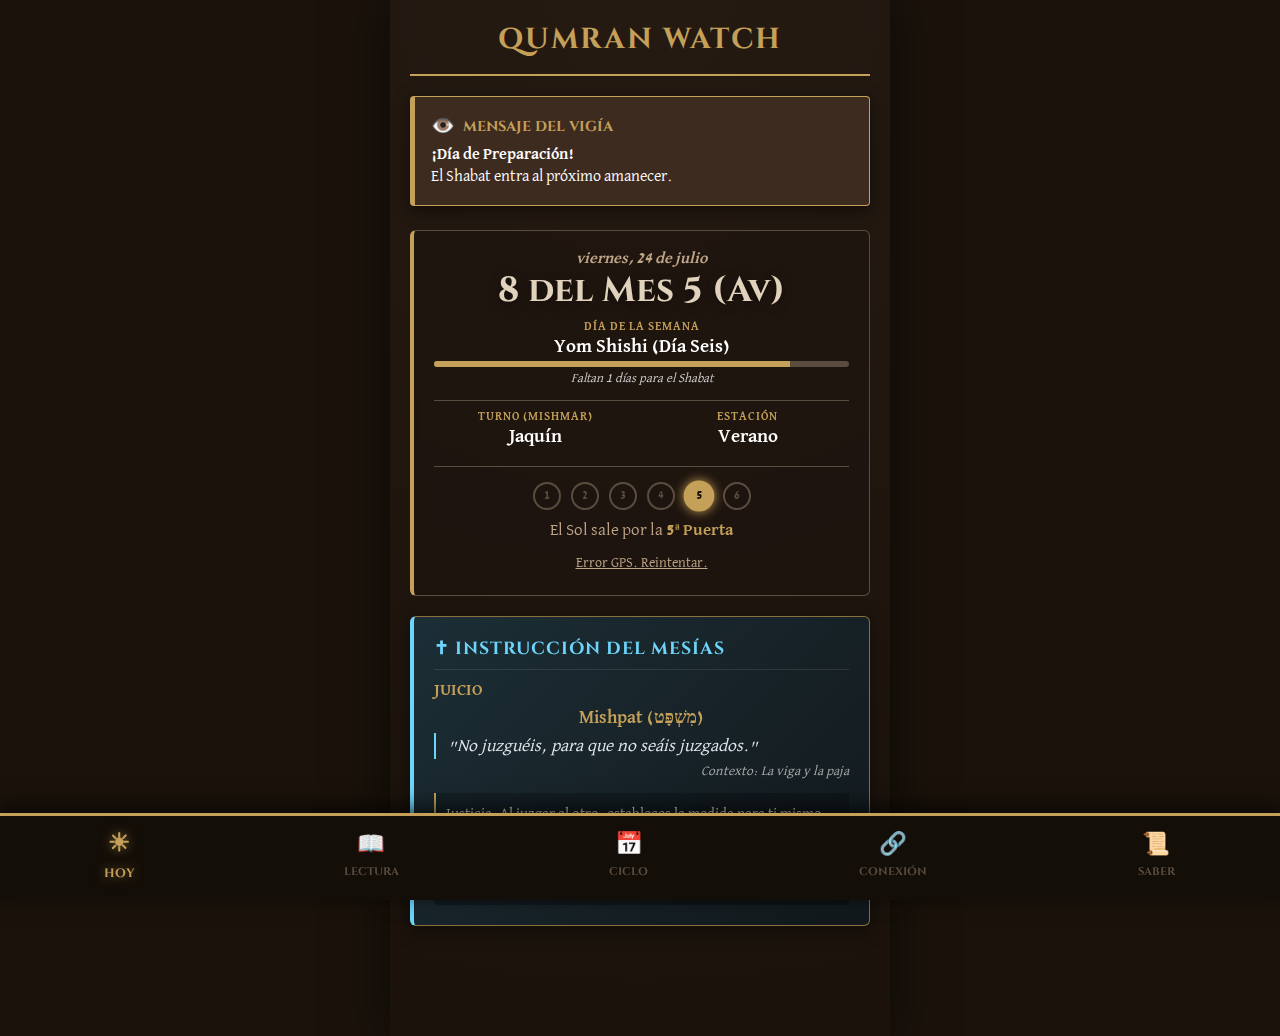
<file: index.html>
<!DOCTYPE html>
<html lang="es">
<head>
    <meta charset="UTF-8">
    <meta name="viewport" content="width=device-width, initial-scale=1.0, maximum-scale=1.0, user-scalable=no">
    <title>Qumran Watch | Maskil</title>
    
    <meta name="theme-color" content="#1a120b">
    <meta name="description" content="Herramienta litúrgica para los Hijos de Sadoc. Calendario 364 días y enseñanzas del Mesías.">
    <link rel="icon" type="image/png" href="icon.png">
    <link rel="apple-touch-icon" href="icon.png">
    <link rel="manifest" href="manifest.json">
    <link rel="stylesheet" href="src/css/styles.css">
</head>
<body>

<main class="app-frame">
    <h1>Qumran Watch</h1>

    <div id="alert-container" class="watcher-alert">
        <div class="watcher-title"><span style="font-size:1.2rem">👁️</span> MENSAJE DEL VIGÍA</div>
        <div id="alert-msg" class="watcher-msg"></div>
    </div>

    <div id="view-hoy" class="view active">
        <div id="install-container">
            <button id="btn-install-app" class="btn-install">INSTALAR APLICACIÓN</button>
        </div>
        <article class="card">
            <span class="fecha-greg" id="greg-date">...</span>
            <div class="fecha-hebrea" id="heb-date">Cargando...</div>
            <div id="heb-fiesta" class="fiesta-badge"></div>
            <div class="info-block-center">
                <span class="lbl">DÍA DE LA SEMANA</span>
                <span class="val" id="heb-dia"></span>
                <div class="shabat-container">
                    <div class="shabat-bar-bg"><div class="shabat-bar-fill" id="shabat-progress"></div></div>
                    <div class="shabat-text" id="shabat-text"></div>
                </div>
            </div>
            <div class="info-grid">
                <div class="text-center"><span class="lbl">TURNO (MISHMAR)</span><span class="val" id="heb-turno"></span></div>
                <div class="text-center"><span class="lbl">ESTACIÓN</span><span class="val" id="heb-estacion"></span></div>
            </div>
            <div class="solar-section">
                <div class="gate-container" id="gate-visuals">
                    <div class="gate-dot">1</div><div class="gate-dot">2</div><div class="gate-dot">3</div>
                    <div class="gate-dot">4</div><div class="gate-dot">5</div><div class="gate-dot">6</div>
                </div>
                <div class="solar-info-text">El Sol sale por la <span id="heb-puerta-num" class="text-gold">...</span></div>
                <div class="sun-times" id="sun-container" style="display:none;">
                    <div class="sun-item"><span>☀ Amanecer</span><span id="sun-rise" class="sun-val">--:--</span></div>
                    <div class="sun-item"><span>☾ Atardecer</span><span id="sun-set" class="sun-val">--:--</span></div>
                </div>
                <div id="geo-btn">Activar Reloj Solar (GPS)</div>
            </div>
        </article>
        
        <article id="card-omer" class="card omer">
            <div class="omer-lbl">CUENTA DEL OMER</div><div id="omer-count" class="omer-count">0</div><div class="italic-sub">Hacia Shavuot</div>
        </article>
        <article id="card-teshuva" class="card teshuva">
            <div class="teshuva-title">⚠️ DÍAS DE TEMOR (Yamim Noraim)</div><div id="teshuva-cmd" class="teshuva-cmd"></div><div id="teshuva-ref" class="teshuva-ref"></div>
        </article>
        <article class="card messiah">
            <div class="messiah-title">✝ Instrucción del Mesías</div>
            <div id="messiah-theme" class="messiah-theme"></div>
            <div id="messiah-hebrew" style="color: var(--gold); font-size: 1.1rem; text-align: center; margin-bottom: 5px; font-weight: bold;"></div> 
            <div id="messiah-quote" class="messiah-quote"></div>
            <div id="messiah-context" style="text-align: right; font-size: 0.85rem; color: #aaa; margin-top: -10px; margin-bottom: 15px; font-style: italic;"></div>
            <div id="messiah-philology" style="background: rgba(0,0,0,0.2); padding: 10px; border-left: 2px solid var(--gold); font-size: 0.95rem; margin-bottom: 15px; color: #e0d2bc; line-height: 1.4;"></div>
            <div class="messiah-action"><span class="messiah-label">MISIÓN DE LA SEMANA:</span><span id="messiah-action"></span></div>
        </article>
    </div>

    <div id="view-lit" class="view">
        <h2 id="lit-main-title">Lectura Sagrada</h2>
        <div class="liturgy-paper full-page">
            <div class="text-center"><span class="liturgy-tag" id="page-lit-type">...</span></div>
            <h3 id="page-lit-title" class="liturgy-heading">...</h3>
            <hr class="separator-gold">
            <div id="page-lit-text" class="liturgy-body">Cargando liturgia del día...</div>
            <div class="liturgy-footer">Selah.</div>
        </div>
    </div>

    <div id="view-con" class="view">
        <h2>Comunidad y Recursos</h2>
        <article id="btn-podcast-con" class="card clickable card-podcast">
            <span class="lbl red-text">🎙️ PODCAST OFICIAL</span>
            <div class="card-main-text">Diseñados para Gobernar</div>
            <div class="card-sub-text">Recupera tu gobierno interior a través del análisis profundo.</div>
            <div class="card-link">Escuchar enseñanza de hoy ➔</div>
        </article>
        <article id="btn-institute-con" class="card clickable card-institute">
            <span class="lbl blue-text">🎓 ESTUDIOS BÍBLICOS</span>
            <div class="card-main-text">Instituto Descubre la Biblia</div>
            <div class="card-sub-text">Formación bíblica profunda y cursos online.</div>
            <div class="card-link">Visitar Sitio Web ➔</div>
        </article>
        <article id="card-telegram" class="card clickable" style="border-left-color: #229ED9;">
            <span class="lbl" style="color:#229ED9;">📱 CANAL DE TELEGRAM</span>
            <div class="card-main-text">Descubre la Biblia</div>
            <div class="card-sub-text">Recibe las últimas novedades directamente a tu celular.</div>
            <div class="card-link"><a href="https://t.me/+VuFNIOUSMERrLLiD" target="_blank" style="color:#fff; text-decoration:none;">Unirme al Canal ➔</a></div>
        </article>
    </div>

    <div id="view-cal" class="view">
        <h2>Ciclo Anual</h2>
        <div class="cycle-form">
            <input type="number" id="cal-year" value="2025" class="cycle-input" placeholder="Año">
            <button id="btn-render-cal" class="btn-action">VER CICLO</button>
        </div>
        <div class="hint-text">Toca una fiesta para ver la instrucción</div>
        <div id="cal-lista"></div>
    </div>

    <div id="view-edu" class="view">
        <h2>Verdad Restaurada</h2>
        <p class="fundamento-txt" style="text-align: center; margin-bottom: 25px;">
            El calendario que tienes en tus manos no es una invención moderna, sino la <strong>restauración matemática</strong> del orden entregado a Enoc y Moisés.
        </p>
        
        <div id="edu-grid" class="edu-grid-container"></div>
    </div>

</main>

<div id="modal-fiesta">
    <div class="modal-content">
        <div class="modal-header-box">
            <span id="btn-close-modal" class="close-modal">&times;</span>
            <div id="mod-title" class="modal-title">Título</div>
        </div>
        <div class="modal-body">
            <div class="meta-box">
                <div class="modal-data-row"><span class="lbl">GREGORIANO</span><div id="mod-fechas" class="val">--</div></div>
                <div class="modal-data-row"><span class="lbl">HEBREO</span><div id="mod-fechas-heb" class="val gold-text">--</div></div>
            </div>
            <span class="lbl-instr">INSTRUCCIÓN DIVINA</span>
            <div id="mod-instr" class="modal-instr">...</div>
            <span id="mod-ref" class="modal-ref">...</span>
            <div id="mod-note" class="teological-note"></div>
            <div id="mod-warn" class="special-warn">⚠️ AYUNO: DE TARDE A TARDE (Lev 23:32)</div>
        </div>
    </div>
</div>

<div id="modal-lectura" style="display:none;">
    <div class="modal-content lecture-mode">
        <span id="btn-close-lectura" class="close-modal">&times;</span>
        <h2 id="lec-title" class="lecture-title">Título del Estudio</h2>
        <div class="lecture-meta" id="lec-meta">Subtítulo</div>
        <hr class="separator-gold">
        <div id="lec-body" class="lecture-body">
            </div>
    </div>
</div>

<div id="update-toast" class="update-toast">
    <div class="toast-content"><span class="toast-icon">🚀</span><span class="toast-msg">Nueva versión disponible</span></div>
    <button id="btn-refresh" class="toast-btn">ACTUALIZAR</button>
</div>

<nav class="nav-bar">
    <button id="nav-hoy" class="nav-btn active"><span class="nav-icon">☀</span>Hoy</button>
    <button id="nav-lit" class="nav-btn"><span class="nav-icon">📖</span>Lectura</button>
    <button id="nav-cal" class="nav-btn"><span class="nav-icon">📅</span>Ciclo</button>
    <button id="nav-con" class="nav-btn"><span class="nav-icon">🔗</span>Conexión</button>
    <button id="nav-edu" class="nav-btn"><span class="nav-icon">📜</span>Saber</button>
</nav>

<script defer src="src/js/data.js"></script>
<script defer src="src/js/calendar.js"></script>
<script defer src="src/js/app.js"></script>

</body>
</html>
</file>
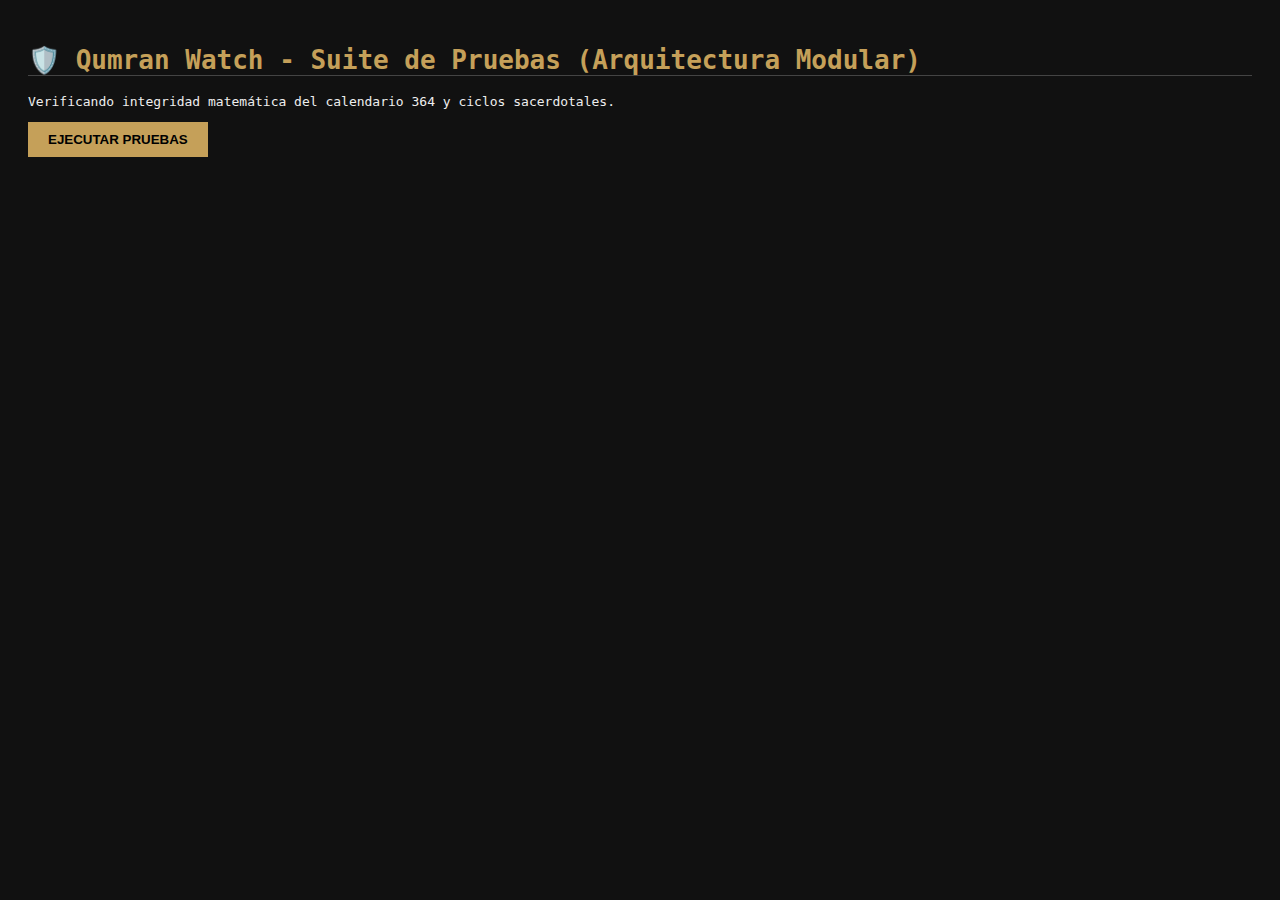
<file: test.html>
<!DOCTYPE html>
<html lang="es">
<head>
    <meta charset="UTF-8">
    <title>Qumran Watch | Centro de Pruebas V12</title>
    <style>
        body { background: #111; color: #eee; font-family: monospace; padding: 20px; }
        h1 { color: #c5a059; border-bottom: 1px solid #444; }
        .test-box { background: #222; padding: 15px; margin-bottom: 10px; border-left: 5px solid #555; }
        .pass { border-left-color: #2ecc71; color: #aaffaa; }
        .fail { border-left-color: #e74c3c; color: #ffaaaa; }
        button { padding: 10px 20px; background: #c5a059; border: none; font-weight: bold; cursor: pointer; }
    </style>
</head>
<body>
    <h1>🛡️ Qumran Watch - Suite de Pruebas (Arquitectura Modular)</h1>
    <p>Verificando integridad matemática del calendario 364 y ciclos sacerdotales.</p>
    <button id="run-btn">EJECUTAR PRUEBAS</button>
    <div id="results"></div>

    <script type="module">
        // Importamos directamente de los nuevos módulos
        import { QumranCalendar } from './src/js/calendar.js';
        import { QumranData } from './src/js/data.js';

        window.runTests = function() {
            const res = document.getElementById("results");
            res.innerHTML = "";
            let passed = 0, total = 0;

            function assert(cond, msg) {
                total++;
                const div = document.createElement("div");
                div.className = "test-box " + (cond ? "pass" : "fail");
                div.innerHTML = (cond ? "✅ PASS: " : "❌ FAIL: ") + msg;
                res.appendChild(div);
                return cond;
            }

            // TEST 1: El año empieza en Miércoles (Día 4)
            const q = QumranCalendar.calculate(new Date(2024, 2, 20)); // Aviv 1
            if(assert(q.idxSem === 3, "El inicio del año (Aviv 1) siempre es Miércoles")) passed++;

            // TEST 2: Ciclo Sacerdotal Gamul
            const qGamul = QumranCalendar.calculate(new Date(2019, 2, 20));
            if(assert(qGamul.turno === "Gamul", "Ancla histórica: 20/03/2019 es Turno de Gamul")) passed++;

            const summary = document.createElement("h2");
            summary.innerText = `Resultado: ${passed}/${total} pruebas superadas.`;
            res.prepend(summary);
        }

        document.getElementById('run-btn').addEventListener('click', window.runTests);
    </script>
</body>
</html>
</file>
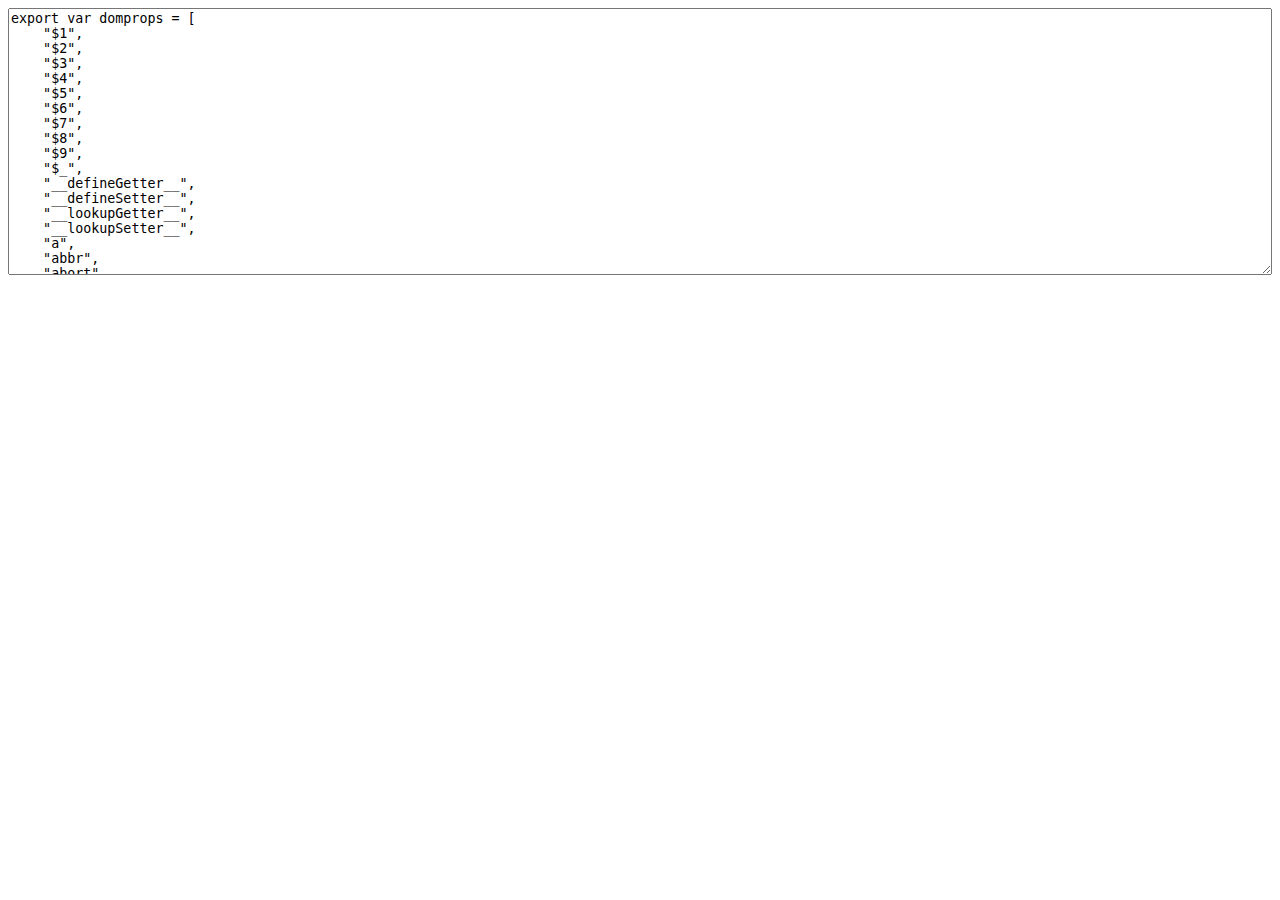
<file: node_modules/terser/tools/props.html>
<html>
  <head>
  </head>
  <body>
    <script>(function(){
      var props = {};

      function addObject(obj) {
        if (obj == null) return;
        try {
          Object.getOwnPropertyNames(obj).forEach(add);
        } catch(ex) {}
        if (obj.prototype) {
          Object.getOwnPropertyNames(obj.prototype).forEach(add);
        }
        if (typeof obj == "function") {
          try {
            Object.getOwnPropertyNames(new obj).forEach(add);
          } catch(ex) {}
        }
      }

      function add(name) {
        if (/^[a-z_$][a-z0-9_$]*$/i.test(name)) {
            props[name] = true;
        }
      }

      Object.getOwnPropertyNames(window).forEach(function(thing){
        addObject(window[thing]);
      });

      try {
        addObject(new Event("click"));
        addObject(new Event("contextmenu"));
        addObject(new Event("mouseup"));
        addObject(new Event("mousedown"));
        addObject(new Event("keydown"));
        addObject(new Event("keypress"));
        addObject(new Event("keyup"));
        addObject(new Event("input"));
        addObject(new Event("touchstart"));
        addObject(new Event("touchmove"));
        addObject(new Event("touchend"));
        addObject(new Event("touchcancel"));
        addObject(new Event("pointerdown"));
        addObject(new Event("pointermove"));
        addObject(new Event("pointerup"));
        addObject(new Event("pointercancel"));
        addObject(new Event("pointerenter"));
        addObject(new Event("pointerleave"));
      } catch(ex) {console.error(ex)}

      try {
        addObject(Temporal.Duration.from({ years: 1 }));
        addObject(new Temporal.Instant());
        addObject(Temporal.Now);
        addObject(new Temporal.PlainDate(2021, 7, 1));
        addObject(new Temporal.ZonedDateTime(0n, "America/New_York"));
        addObject(new Temporal.PlainYearMonth(2021, 7));
        addObject(new Temporal.PlainTime());
        addObject(new Temporal.PlainMonthDay(7, 1));
        addObject(new Temporal.PlainDateTime(2021, 7, 1));
      } catch(ex) {console.error(ex)}

      var ta = document.createElement("textarea");
      ta.style.width = "100%";
      ta.style.height = "20em";
      ta.style.boxSizing = "border-box";
      ta.value = 'export var domprops = ' + JSON.stringify(Object.keys(props).sort(cmp), null, 4);
      document.body.appendChild(ta);

      function cmp(a, b) {
        a = a.toLowerCase();
        b = b.toLowerCase();
        return a < b ? -1 : a > b ? 1 : 0;
      }
    })();</script>
  </body>
</html>
</file>
<file: src/css/styles.css>
/* --- FUENTES LOCALES (OFFLINE) --- */

/* Cinzel (Títulos) */
@font-face {
    font-family: 'Cinzel';
    font-style: normal;
    font-weight: 400;
    src: url('fonts/cinzel-v26-latin-regular.woff2') format('woff2');
    font-display: swap;
}
@font-face {
    font-family: 'Cinzel';
    font-style: normal;
    font-weight: 700;
    src: url('fonts/cinzel-v26-latin-700.woff2') format('woff2');
    font-display: swap;
}

/* David Libre (Texto) */
@font-face {
    font-family: 'David Libre';
    font-style: normal;
    font-weight: 400;
    src: url('fonts/david-libre-v17-latin-regular.woff2') format('woff2');
    font-display: swap;
}
@font-face {
    font-family: 'David Libre';
    font-style: normal;
    font-weight: 700;
    src: url('fonts/david-libre-v17-latin-700.woff2') format('woff2');
    font-display: swap;
}

/* --- ESTÉTICA DANIEL V7.3 (PÁGINA INDEPENDIENTE LITURGIA) --- */

:root {
    /* Base */
    --bg-dark: #1a120b;
    --paper: #e0d2bc;
    --gold: #c5a059;
    --gold-dim: #8a703d;
    --red: #8a2c2c;
    --red-text: #ff8e8e;
    --blue: #4a90e2; 
    
    /* Paleta Sacerdotal */
    --tekhelet: #1c2e36; /* Azul Oscuro (Mesías) */
    --argaman: #3c1414;  /* Púrpura/Rojo Oscuro (Salmos) */
    --shani: #4a1515;    /* Escarlata (Días de Temor) */
    --omer: #4a3b15;     /* Trigo/Omer */
    
    --faint: #5a4d3f;
    --brown-text: #bfa588;
    --alert-bg: #3d2b1f;
}

/* --- RESET & BASE --- */
* { box-sizing: border-box; -webkit-tap-highlight-color: transparent; }

body { 
    font-family: 'David Libre', serif; 
    background-color: var(--bg-dark); 
    color: var(--paper); 
    margin: 0; padding: 0; 
    min-height: 100vh; 
    display: flex; 
    justify-content: center; 
}

.app-frame { 
    width: 100%; 
    max-width: 500px; 
    min-height: 100vh; 
    padding: 20px; 
    padding-bottom: 90px; 
    background: radial-gradient(circle at top, #251a12, #1a120b); 
    box-shadow: 0 0 50px rgba(0,0,0,0.5); 
}

/* --- TIPOGRAFÍA --- */
h1, h2, h3 { font-family: 'Cinzel', serif; margin: 0; text-align: center; color: var(--gold); }

h1 { 
    font-size: 1.8rem; 
    border-bottom: 2px solid var(--gold); 
    padding-bottom: 15px; 
    margin-bottom: 20px; 
    text-transform: uppercase; 
    letter-spacing: 2px; 
}

h2 { 
    font-size: 1.3rem; 
    margin-bottom: 15px; 
    border-bottom: 1px solid var(--faint); 
    display: inline-block; 
    padding-bottom: 5px; 
}

h3.edu-heading {
    font-size: 1.2rem;
    color: var(--red-text);
    margin-top: 25px;
    text-align: left;
    border-bottom: 1px solid var(--faint);
    padding-bottom: 5px;
}
.liturgy-heading {
    font-size: 1.4rem;
    margin: 15px 0;
    color: #1a0b0b; /* Color oscuro sobre papel claro */
}

/* --- UTILIDADES --- */
.text-center { text-align: center; }
.text-gold { color: var(--gold) !important; font-weight: bold; }
.red-text { color: var(--red-text) !important; }
.blue-text { color: var(--blue) !important; }
.gold-text { color: var(--gold); font-size: 1rem; }
.italic-sub { font-style: italic; font-size: 0.9rem; }

.lbl { 
    font-size: 0.75rem; 
    color: var(--gold); 
    text-transform: uppercase; 
    display: block; 
    margin-bottom: 4px; 
    font-weight: bold; 
    letter-spacing: 1px;
}

.val { font-size: 1.2rem; font-weight: bold; color: #fff; }

/* --- ALERTAS --- */
.watcher-alert { 
    background: var(--alert-bg); 
    border: 1px solid var(--gold); 
    border-left: 5px solid var(--gold); 
    color: #fff; 
    padding: 1rem; 
    margin-bottom: 1.5rem; 
    border-radius: 4px; 
    display: none; 
    animation: slideIn 0.5s ease-out; 
    box-shadow: 0 4px 15px rgba(0,0,0,0.5); 
}
.watcher-title { 
    font-family: 'Cinzel'; 
    color: var(--gold); 
    font-size: 0.9rem; 
    font-weight: bold; 
    display: flex; 
    align-items: center; 
    gap: 8px; 
    margin-bottom: 5px; 
}
.watcher-msg { font-size: 1rem; line-height: 1.4; }

@keyframes slideIn { from {opacity:0; transform:translateY(-10px);} to {opacity:1; transform:translateY(0);} }

/* --- TARJETAS GENERALES --- */
article.card { 
    background: rgba(30, 20, 15, 0.6); 
    border: 1px solid var(--faint); 
    border-left: 4px solid var(--gold); 
    padding: 20px; 
    border-radius: 6px; 
    margin-bottom: 20px; 
    backdrop-filter: blur(5px); 
    transition: transform 0.2s, box-shadow 0.2s; 
}
article.card.clickable:active { transform: scale(0.98); background: rgba(30, 20, 15, 0.8); }

/* --- TARJETA PRINCIPAL (HOY) --- */
.fecha-hebrea { 
    font-size: 2.2rem; 
    color: var(--paper); 
    text-align: center; 
    font-weight: bold; 
    margin: 5px 0; 
    font-family: 'Cinzel'; 
    line-height: 1.1; 
    text-shadow: 0 2px 10px rgba(0,0,0,0.5); 
}
.fecha-greg { 
    font-size: 1rem; 
    color: var(--brown-text); 
    text-align: center; 
    font-style: italic; 
    display: block; 
    font-weight: bold;
}
.fiesta-badge {
    text-align: center; 
    font-size: 1.1rem; 
    color: var(--red-text); 
    font-weight: bold; 
    text-transform: uppercase; 
    letter-spacing: 1px; 
    margin-bottom: 10px; 
    cursor: pointer;
}
.info-block-center { text-align: center; margin-bottom: 15px; }
.info-grid { 
    display: grid; 
    grid-template-columns: 1fr 1fr; 
    gap: 10px; 
    border-top: 1px solid var(--faint); 
    padding-top: 10px; 
}

/* SHABAT BAR */
.shabat-container { margin-top: 5px; }
.shabat-bar-bg { 
    width: 100%; 
    height: 6px; 
    background: var(--faint); 
    border-radius: 3px; 
    margin-top: 5px; 
    overflow: hidden; 
}
.shabat-bar-fill { height: 100%; background: var(--gold); width: 0%; transition: width 1s ease; }
.shabat-text { font-size: 0.8rem; font-style: italic; margin-top: 5px; color: #ccc; }

/* SOL Y PUERTAS */
.solar-section { margin-top: 20px; }
.gate-container { 
    display: flex; 
    justify-content: center; 
    gap: 10px; 
    margin-top: 15px; 
    padding-top: 15px; 
    border-top: 1px solid var(--faint); 
}
.gate-dot { 
    width: 28px; height: 28px; 
    border-radius: 50%; 
    border: 2px solid var(--faint); 
    display: flex; 
    justify-content: center; 
    align-items: center; 
    font-size: 0.75rem; 
    color: var(--faint); 
    font-weight: bold; 
}
.gate-dot.active { 
    border-color: var(--gold); 
    background-color: var(--gold); 
    color: var(--bg-dark); 
    box-shadow: 0 0 10px var(--gold); 
    transform: scale(1.1); 
}
.solar-info-text { 
    text-align: center; 
    font-size: 1.05rem; 
    color: var(--brown-text); 
    margin-top: 12px; 
    margin-bottom: 12px; 
}
.sun-times { 
    display: flex; 
    justify-content: space-around; 
    background: rgba(0,0,0,0.2); 
    padding: 12px; 
    border-radius: 6px; 
    border: 1px solid var(--faint); 
    margin-top: 5px; 
}
.sun-item { 
    font-size: 0.9rem; 
    color: var(--paper); 
    display: flex; 
    flex-direction: column; 
    align-items: center; 
    gap: 2px;
}
.sun-val { color: var(--gold); font-weight: bold; font-size: 1.1rem; }
#geo-btn { 
    text-align: center; 
    margin-top: 10px; 
    font-size: 0.85rem; 
    text-decoration: underline; 
    cursor: pointer; 
    color: var(--brown-text); 
    transition: 0.3s; 
    padding: 5px; 
}
#geo-btn:hover { color: var(--gold); }

/* --- TARJETAS ESPECÍFICAS --- */

/* OMER */
article.card.omer { 
    background: linear-gradient(135deg, var(--omer), #1a120b); 
    border: 1px solid var(--gold); 
    border-left: 4px solid #fff; 
    display: none; 
    text-align: center; 
}
.omer-count { 
    font-size: 2.5rem; 
    font-family: 'Cinzel'; 
    color: #fff; 
    font-weight: bold; 
    line-height: 1; 
    margin: 10px 0; 
    text-shadow: 0 0 10px var(--gold); 
}
.omer-lbl { color: var(--gold); font-size: 0.9rem; text-transform: uppercase; letter-spacing: 2px; }

/* TESHUVA */
article.card.teshuva { 
    background: linear-gradient(135deg, var(--shani), #1a0b0b); 
    border: 1px solid #ff4d4d; 
    border-left: 4px solid #ff4d4d; 
    animation: pulse 2s infinite; 
    display: none; 
}
.teshuva-title { 
    color: #ff4d4d; 
    font-family: 'Cinzel'; 
    font-weight: bold; 
    text-transform: uppercase; 
    border-bottom: 1px solid rgba(255,77,77,0.3); 
    padding-bottom: 8px; 
    margin-bottom: 10px; 
}
.teshuva-cmd { font-size: 1.1rem; color: #fff; text-align: center; font-weight: bold; margin-bottom: 5px; }
.teshuva-ref { font-size: 0.9rem; color: #ff8e8e; text-align: center; font-style: italic; }
@keyframes pulse { 0% {box-shadow: 0 0 0 rgba(255,77,77,0);} 50% {box-shadow: 0 0 15px rgba(255,77,77,0.2);} 100% {box-shadow: 0 0 0 rgba(255,77,77,0);} }

/* MESÍAS (Tekhelet) */
article.card.messiah { 
    background: linear-gradient(135deg, var(--tekhelet), #12181b); 
    border: 1px solid var(--gold-dim); 
    border-left: 4px solid #6dd5fa; 
    box-shadow: 0 4px 20px rgba(0,0,0,0.4); 
}
.messiah-title { 
    color: #6dd5fa; 
    font-family: 'Cinzel'; 
    font-size: 1.1rem; 
    border-bottom: 1px solid rgba(255,255,255,0.1); 
    padding-bottom: 8px; 
    margin-bottom: 12px; 
    text-transform: uppercase; 
    letter-spacing: 1px; 
    font-weight: bold; 
}
.messiah-theme { 
    color: #fff; 
    font-size: 1.05rem; 
    font-weight: bold; 
    margin-bottom: 8px; 
    text-transform: uppercase; 
    color: var(--gold); 
}
.messiah-quote { 
    font-style: italic; 
    color: #e0e6ed; 
    font-size: 1.1rem; 
    margin-bottom: 15px; 
    border-left: 2px solid #6dd5fa; 
    padding-left: 12px; 
    line-height: 1.5; 
}
.messiah-action { 
    background: rgba(0,0,0,0.3); 
    padding: 12px; 
    border-radius: 4px; 
    color: #ccc; 
    font-size: 0.95rem; 
    border-top: 1px solid rgba(255,255,255,0.1); 
}
.messiah-label { color: var(--gold); font-weight: bold; font-size: 0.8rem; display: block; margin-bottom: 3px; }

/* LITURGIA (PÁGINA DEDICADA) */
.liturgy-tag { 
    font-size: 0.8rem; 
    color: var(--red); 
    text-transform: uppercase; 
    letter-spacing: 1px; 
    font-weight: bold; 
    border: 1px solid var(--red); 
    padding: 4px 8px; 
    border-radius: 4px; 
}
.liturgy-paper {
    background: #e0d2bc; /* Papel claro */
    color: #1a0b0b;      /* Tinta oscura */
    padding: 25px;
    border-radius: 6px;
    box-shadow: inset 0 0 40px rgba(0,0,0,0.15);
    border: 4px double #bfa588;
    margin-bottom: 20px;
}
.liturgy-paper.full-page {
    min-height: 60vh;
}
.separator-gold {
    border: 0;
    height: 1px;
    background-image: linear-gradient(to right, rgba(197, 160, 89, 0), rgba(197, 160, 89, 0.75), rgba(197, 160, 89, 0));
    margin: 20px 0;
}
.liturgy-body {
    font-family: 'David Libre', serif;
    font-size: 1.3rem;
    line-height: 1.6;
    white-space: pre-wrap; 
    text-align: justify;
}
.liturgy-footer {
    text-align: center;
    font-style: italic;
    color: #8a703d;
    margin-top: 30px;
    font-weight: bold;
}

/* ENLACES EXTERNOS */
.card-podcast { border-color: var(--red); border-left-width: 4px; cursor: pointer; }
.card-institute { border-color: var(--blue); border-left-width: 4px; cursor: pointer; }
.card-main-text { text-align: center; font-weight: bold; font-size: 1.1rem; margin-top: 5px; color: #fff; }
.card-link { text-align: center; font-size: 0.8rem; color: #aaa; margin-top: 8px; }

/* EDUCACIÓN TEXTOS */
.fundamento-txt { margin-bottom: 10px; line-height: 1.5; font-size: 1.05rem; }
.versiculo { 
    background: rgba(0,0,0,0.3); 
    padding: 15px; 
    border-left: 2px solid var(--gold); 
    font-style: italic; 
    color: #d0c0a8; 
    margin: 10px 0; 
}
.ref { font-size: 0.9em; opacity: 0.7; display: block; margin-top: 5px; text-align: right;}

/* --- MODAL (CARTA REAL MEJORADA) --- */
#modal-fiesta { 
    display: none; 
    position: fixed; 
    top: 0; left: 0; 
    width: 100%; height: 100%; 
    background: rgba(10, 5, 2, 0.95); /* Fondo más oscuro y profundo */
    backdrop-filter: blur(5px); /* Efecto de desenfoque moderno */
    z-index: 2000; 
    justify-content: center; 
    align-items: center; 
    padding: 15px; 
    animation: fadeIn 0.3s ease-out;
}

.modal-content { 
    background: linear-gradient(145deg, #1f1610 0%, #2a2018 100%);
    border: 1px solid var(--gold); 
    border-top: 4px solid var(--gold); /* Borde superior sacerdotal */
    padding: 0; /* Quitamos padding global para manejar secciones */
    border-radius: 12px; 
    width: 100%; 
    max-width: 420px; /* Ancho lectura ideal */
    position: relative; 
    box-shadow: 0 10px 40px rgba(0,0,0,0.8); 
    max-height: 85vh; 
    overflow-y: auto; 
    display: flex;
    flex-direction: column;
}

/* Cabecera del Modal */
.modal-header-box {
    background: rgba(0,0,0,0.2);
    padding: 20px 20px 15px 20px;
    border-bottom: 1px solid var(--faint);
    position: relative;
    text-align: center;
}

.close-modal { 
    position: absolute; 
    top: 10px; right: 15px; 
    font-size: 2.2rem; 
    color: var(--faint); 
    cursor: pointer; 
    line-height: 0.8;
    transition: color 0.2s;
}
.close-modal:hover { color: var(--red); }

.modal-title { 
    font-family: 'Cinzel', serif; 
    font-size: 1.6rem; 
    color: var(--gold); 
    margin: 0;
    text-shadow: 0 2px 4px rgba(0,0,0,0.5);
    line-height: 1.2;
}

/* Cuerpo del Modal */
.modal-body {
    padding: 20px;
}

/* Sección de Fechas (Diseño de Ficha) */
.meta-box {
    background: rgba(197, 160, 89, 0.08); /* Gold muy tenue */
    border-radius: 8px;
    padding: 12px;
    margin-bottom: 20px;
    border: 1px solid rgba(197, 160, 89, 0.2);
}

.modal-data-row { 
    display: flex; 
    justify-content: space-between; 
    align-items: baseline;
    margin-bottom: 6px;
    border-bottom: 1px dashed rgba(255,255,255,0.1);
    padding-bottom: 4px;
}
.modal-data-row:last-child { border-bottom: none; margin-bottom: 0; }

.modal-data-row .val { font-size: 1rem; text-align: right; }

/* Texto de Instrucción (Lectura) */
.lbl-instr {
    display: block;
    text-align: center;
    color: var(--red-text);
    font-family: 'Cinzel', serif;
    font-size: 0.9rem;
    margin-bottom: 10px;
    letter-spacing: 2px;
}

.modal-instr { 
    font-family: 'David Libre', serif;
    font-size: 1.25rem; /* Letra más grande para lectura */
    line-height: 1.6; 
    color: #efe5d5; /* Color papel claro */
    text-align: justify; 
    margin-bottom: 10px; 
    border-left: 3px solid var(--gold-dim);
    padding-left: 15px;
}

.modal-ref { 
    font-style: italic; 
    color: var(--gold); 
    text-align: right; 
    display: block; 
    font-size: 0.95rem; 
    margin-top: 5px;
    margin-bottom: 20px;
}

/* Notas y Advertencias */
.teological-note { 
    font-size: 0.9rem; 
    background: #1a1512; 
    padding: 12px; 
    border-radius: 6px;
    border-left: 3px solid var(--blue); /* Azul para notas de estudio */
    color: #ccc; 
    font-style: italic;
    margin-top: 10px;
    line-height: 1.4;
}

.special-warn { 
    background: rgba(138, 44, 44, 0.2); 
    border: 1px solid var(--red); 
    color: #ffadad; 
    padding: 12px; 
    border-radius: 6px; 
    font-size: 0.95rem; 
    margin-top: 15px; 
    text-align: center; 
    font-weight: bold; 
    display: flex;
    align-items: center;
    justify-content: center;
    gap: 10px;
}

@keyframes fadeIn { from {opacity:0;} to {opacity:1;} }

/* --- CALENDARIO LISTA --- */
.cal-row { 
    display: flex; 
    justify-content: space-between; 
    align-items: center; 
    padding: 15px; 
    background: rgba(40, 30, 25, 0.6); 
    border: 1px solid var(--faint); 
    border-left: 4px solid var(--faint); 
    margin-bottom: 10px; 
    border-radius: 6px; 
    cursor: pointer; 
    transition: all 0.2s; 
}
.cal-row.fiesta { 
    border-left: 4px solid var(--gold); 
    background: linear-gradient(to right, rgba(197, 160, 89, 0.1), rgba(40, 30, 25, 0.6)); 
}
.cal-fiesta-name { display: block; font-weight: bold; font-size: 1.1rem; color: var(--gold); font-family: 'Cinzel'; }
.cal-fiesta-sub { font-size: 0.85rem; color: #aaa; display: block; margin-top: 2px;}

.cycle-form { display: flex; gap: 10px; margin-bottom: 15px; }
.cycle-input { 
    background: #2a2018; 
    border: 1px solid var(--faint); 
    color: var(--paper); 
    padding: 15px; 
    text-align: center; 
    font-family: 'Cinzel'; 
    font-size: 1.2rem; 
    border-radius: 4px; 
    width: 100%; 
}
.btn-action { 
    width: 100%; 
    padding: 15px; 
    background: var(--gold); 
    color: #1a120b; 
    font-family: 'Cinzel'; 
    font-weight: bold; 
    border: none; 
    border-radius: 4px; 
    cursor: pointer; 
    text-transform: uppercase; 
}
.hint-text { text-align: center; font-size: 0.8rem; color: var(--faint); margin-bottom: 10px; }

/* --- NAVEGACIÓN (4 ITEMS) --- */
nav.nav-bar { 
    position: fixed; 
    bottom: 0; left: 0; 
    width: 100%; 
    background: #140e08; 
    border-top: 3px solid var(--gold); 
    display: flex; 
    justify-content: space-around; 
    padding: 12px 0 20px 0; 
    z-index: 100; 
    box-shadow: 0 -5px 20px rgba(0,0,0,0.7); 
}
.nav-btn { 
    background: none; 
    border: none; 
    color: var(--faint); 
    font-family: 'Cinzel'; 
    font-size: 0.7rem; 
    font-weight: bold; 
    cursor: pointer; 
    text-transform: uppercase; 
    display: flex; 
    flex-direction: column; 
    align-items: center; 
    gap: 5px; 
}
.nav-btn.active { 
    color: var(--gold); 
    transform: scale(1.1); 
    text-shadow: 0 0 10px rgba(197, 160, 89, 0.6); 
}
.nav-icon { font-size: 1.4rem; }

/* --- VISTAS --- */
.view { display: none; animation: fade 0.4s; }
.view.active { display: block; }
@keyframes fade { from {opacity:0; transform:translateY(10px);} to {opacity:1; transform:translateY(0);} }

/* --- BOTÓN DE INSTALACIÓN (PWA) --- */
#install-container {
    display: none; /* Oculto por defecto */
    margin: 15px 0;
    text-align: center;
    animation: fadeIn 1s ease-in;
}

.btn-install {
    background: linear-gradient(135deg, #d4af37 0%, #a8862d 100%);
    color: #000;
    border: none;
    padding: 12px 25px;
    font-family: 'Cinzel', serif;
    font-weight: bold;
    font-size: 1rem;
    border-radius: 30px;
    box-shadow: 0 4px 15px rgba(212, 175, 55, 0.3);
    cursor: pointer;
    width: 100%;
    max-width: 300px;
    display: inline-flex;
    align-items: center;
    justify-content: center;
    gap: 10px;
}

.btn-install:active {
    transform: scale(0.98);
}
/* --- TOAST DE ACTUALIZACIÓN (Fase 4) --- */
.update-toast {
    position: fixed;
    bottom: 20px;
    right: 20px;
    left: 20px; /* Para móviles */
    background: rgba(26, 18, 11, 0.95);
    border: 1px solid var(--gold);
    border-left: 5px solid var(--gold);
    border-radius: 8px;
    padding: 15px;
    display: none; /* Oculto por defecto */
    flex-direction: row;
    justify-content: space-between;
    align-items: center;
    box-shadow: 0 5px 20px rgba(0,0,0,0.6);
    z-index: 10000;
    animation: slideUp 0.4s ease-out;
    backdrop-filter: blur(5px);
}

.toast-content {
    display: flex;
    align-items: center;
    gap: 10px;
}

.toast-icon { font-size: 1.2rem; }
.toast-msg { color: #fff; font-family: 'David Libre'; font-weight: bold; font-size: 0.95rem; }

.toast-btn {
    background: var(--gold);
    color: #1a120b;
    border: none;
    padding: 8px 15px;
    font-family: 'Cinzel';
    font-weight: bold;
    font-size: 0.8rem;
    border-radius: 4px;
    cursor: pointer;
    margin-left: 10px;
}

.toast-btn:active { transform: scale(0.95); }

@keyframes slideUp { 
    from { transform: translateY(50px); opacity: 0; } 
    to { transform: translateY(0); opacity: 1; } 
}

/* Ajuste para escritorio (que no ocupe todo el ancho) */
@media (min-width: 600px) {
    .update-toast { left: auto; width: 350px; }
}
/* --- BIBLIOTECA SABER (CORRECCIÓN FINAL) --- */

/* 1. El Contenedor del Modal (Igual a #modal-fiesta) */
#modal-lectura {
    display: none; 
    position: fixed; 
    top: 0; left: 0; 
    width: 100%; height: 100%; 
    /* Fondo oscuro y borroso idéntico al original */
    background: rgba(10, 5, 2, 0.95);
    backdrop-filter: blur(5px);
    z-index: 2000; 
    /* Centrado Flex */
    justify-content: center; 
    align-items: center; 
    padding: 15px; 
    animation: fadeIn 0.3s ease-out;
}

/* 2. Ajustes internos para el modo lectura */
/* .modal-content ya tiene estilo en tu CSS, aquí solo ajustamos el padding */
.lecture-mode {
    padding: 20px 25px !important; /* Más espacio para leer */
    background: linear-gradient(145deg, #1f1610 0%, #2a2018 100%); /* Asegurar fondo oscuro */
}

/* 3. Títulos y Texto dentro del Modal */
.lecture-title {
    font-family: 'Cinzel', serif;
    font-size: 1.5rem;
    color: var(--gold);
    text-align: center;
    margin-top: 10px;
    margin-bottom: 5px;
    border-bottom: 1px solid var(--faint);
    padding-bottom: 10px;
    text-transform: uppercase;
}

.lecture-meta {
    text-align: center;
    font-style: italic;
    color: var(--red-text);
    margin-bottom: 20px;
    font-size: 0.95rem;
}

.lecture-body {
    font-family: 'David Libre', serif;
    font-size: 1.1rem;
    line-height: 1.6;
    color: var(--paper); /* Color claro #e0d2bc */
    text-align: justify;
}

.lecture-body p { margin-bottom: 15px; }

/* 4. Tarjetas de la Biblioteca (Grid) */
.edu-grid-container {
    display: grid;
    grid-template-columns: repeat(auto-fill, minmax(280px, 1fr));
    gap: 15px;
    margin-top: 20px;
    padding-bottom: 40px;
}

.edu-card {
    /* Estilo oscuro semitransparente como las otras tarjetas */
    background: rgba(30, 20, 15, 0.6);
    border: 1px solid var(--faint);
    border-left: 4px solid var(--gold);
    border-radius: 6px;
    padding: 20px;
    cursor: pointer;
    position: relative;
    backdrop-filter: blur(5px);
    transition: transform 0.2s;
}

.edu-card:active { transform: scale(0.98); background: rgba(50, 40, 30, 0.8); }

.edu-card-title {
    font-family: 'Cinzel', serif;
    font-weight: bold;
    font-size: 1.1rem;
    color: var(--gold);
    margin-bottom: 5px;
    padding-right: 20px;
}

.edu-card-subtitle {
    font-family: 'David Libre', serif;
    font-size: 0.9rem;
    color: #ccc;
    line-height: 1.3;
}

.edu-card-arrow {
    position: absolute;
    right: 15px; top: 50%;
    transform: translateY(-50%);
    color: var(--faint);
    font-size: 1.2rem;
}

/* 5. Cita Bíblica (Verse Box) */
.verse-box {
    background: rgba(0,0,0,0.3);
    border-left: 3px solid var(--gold);
    padding: 15px;
    margin: 15px 0;
    color: var(--gold);
    font-style: italic;
    border-radius: 0 5px 5px 0;
}
</file>
